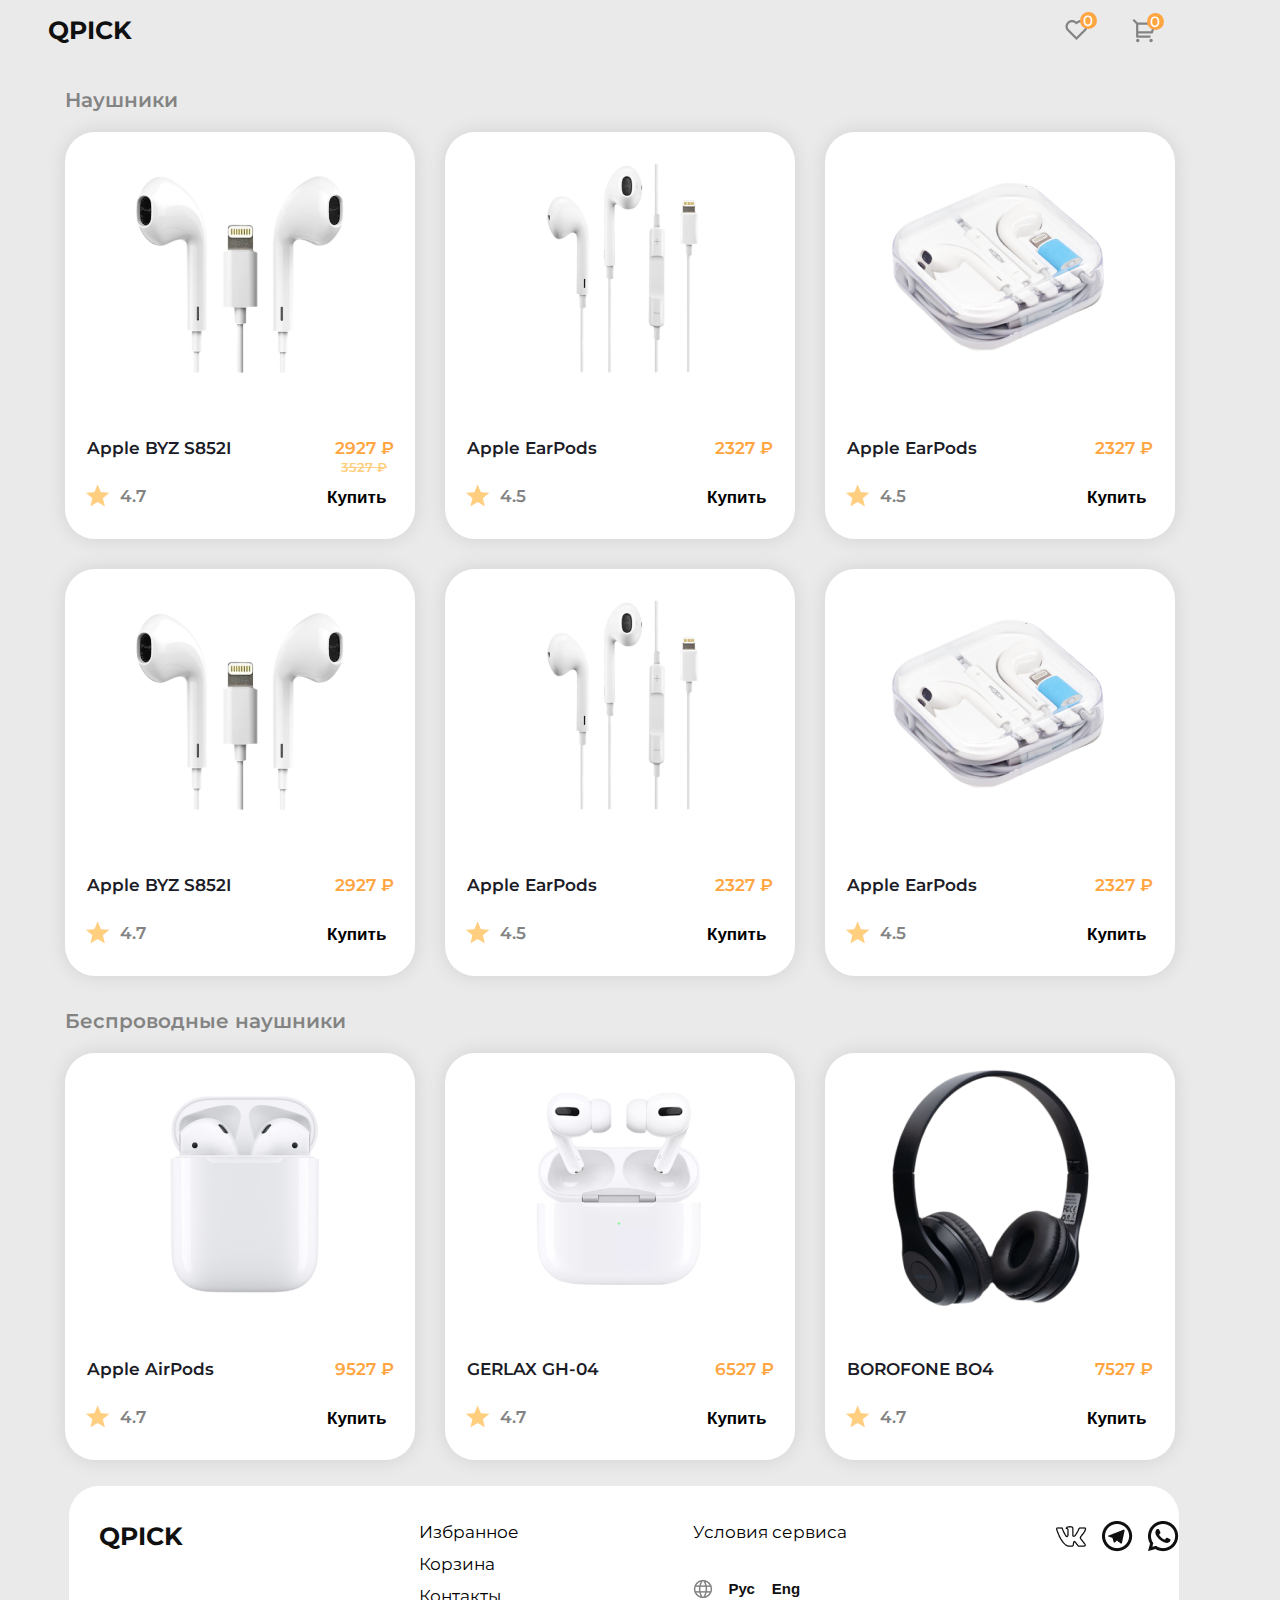
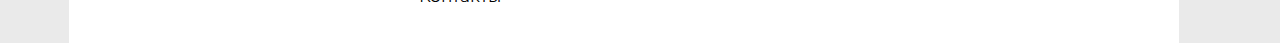
<file: index.html>
<!DOCTYPE html>
<html lang="en">
<head>
    <meta charset="UTF-8">
    <meta http-equiv="X-UA-Compatible" content="IE=edge">
    <meta name="viewport" content="width=device-width, initial-scale=1.0">
    <link rel="stylesheet" href="./src/css/styles.css">
    <title>Магазин наушников</title>
</head>
<body>
    <!-- header -->
    <header class="header">
        <section class="header__container">
            <a href="./index.html" class="header__logo-link logo-link">
                <span class="header__title">QPICK</span>
            </a>
            <div class="header__order-block">
                <a class="header__liked" href="./index.html">
                    <img src="./src/img/header/liked.svg" alt="Liked">
                    <div class="header__liked-count">0</div>
                </a>
                <a class="header__basket" href="./basket.html">
                    
                    <img src="./src/img/header/basket.svg" alt="Basket">
                    <div class="header__basket-count" data-counter>0</div>
                </a>
            </div>
        </section>
    </header>
    <!-- header -->

    <!-- headphones -->
    <section class="headphones">
        <div class="headphones__container">
            <h1 class="headphones__title">Наушники</h1>
            <div class="headphones__product-cards" id="headphones">
                <!--------------------Script---------------------->
            </div>
        </div>
    </section>
    <!-- headphones -->

    <!-- headphones-wireless -->
    <section class="headphones-wrls">
        <div class="headphones-wrls__container">
            <h1 class="headphones-wrls__title">Беспроводные наушники</h1>
            <div class="headphones-wrls__product-cards" id="headphonesWrls">
                <!--------------------Script---------------------->
            </div>
        </div>
    </section>
    <!-- headphones-wireless -->

    <!-- footer -->
    <footer class="footer">
        <section class="footer__container">
            <a class="footer__logo-link logo-link" href="./index.html">
                <span class="footer__title">QPICK</span>
            </a>
            <nav class="footer__links-block">
                <a href="./index.html" class="footer__link">Избранное</a>
                <a href="./index.html" class="footer__link">Корзина</a>
                <a href="./index.html" class="footer__link">Контакты</a>
                <a href="./index.html" class="footer__link">Условия сервиса</a>
                <div class="footer__language-change">
                    <img class="footer__language-icon" src="./src/img/icons/earth.png" alt="Star" >
                    <button class="footer__language">Рус</button>
                    <button class="footer__language">Eng</button>
                </div>
            </nav>
            <div class="footer__social-block">
                <a class="footer__social-link" href="https://vk.com/"><img src="./src/img/icons/VK.png" alt="VK"></a>
                <a class="footer__social-link" href="https://t.me/xTheHeatx"><img src="./src/img/icons/Telegram.png" alt="Telegram"></a>
                <a class="footer__social-link" href="https://wa.me/79960509795"><img src="./src/img/icons/Whatsapp.png" alt="WatsApp"></a>
            </div>
        </section>
    </footer>
    <!-- footer -->
    <script type="text/javascript" src="./js/renderHeadphones.js"></script>
    <script type="text/javascript" src="./js/renderHeadphonesWrls.js"></script>
    <script type="text/javascript" src="./js/iconCounter.js"></script>
</body>
</html>
</file>
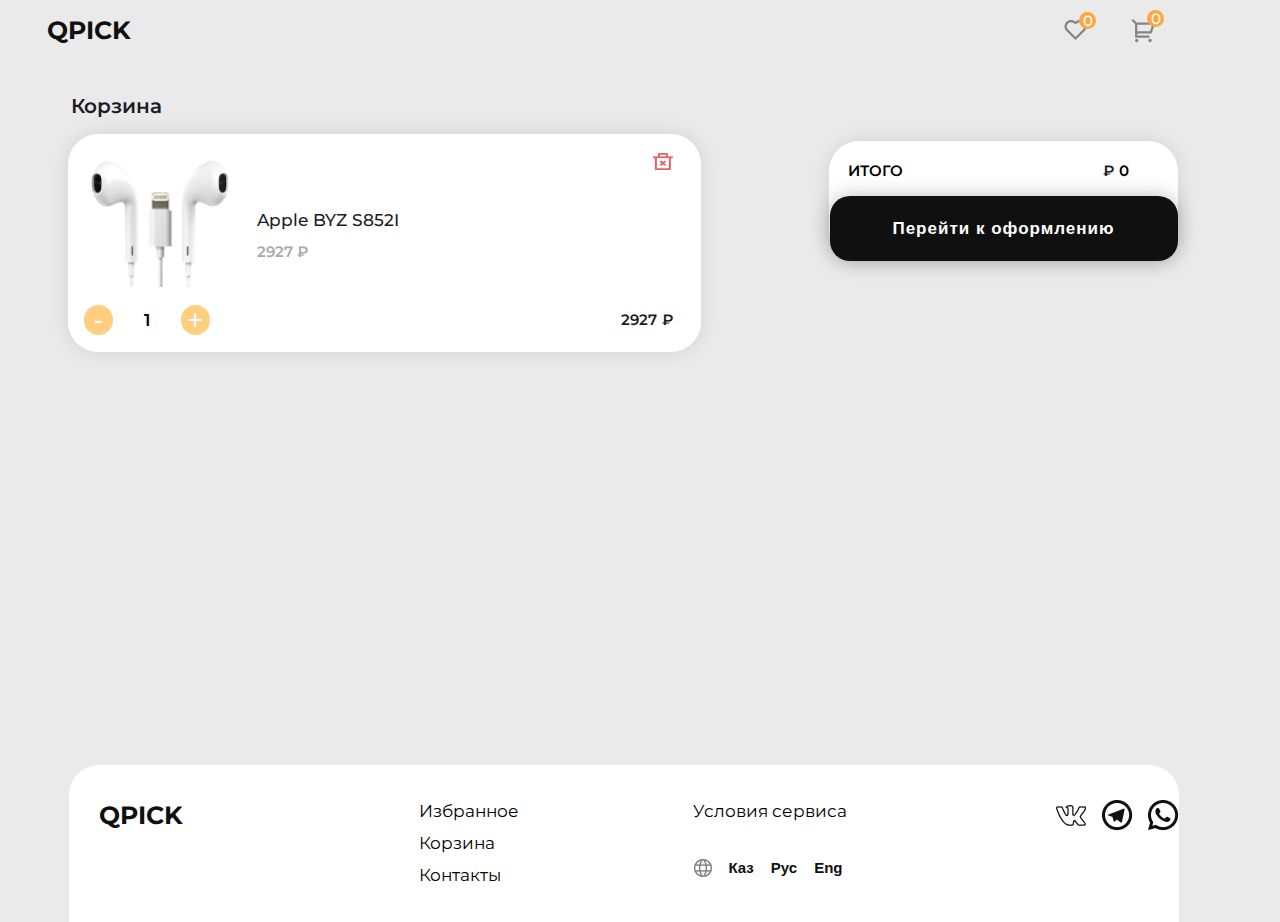
<file: basket.html>
<!DOCTYPE html>
<html lang="en">
<head>
    <meta charset="UTF-8">
    <meta http-equiv="X-UA-Compatible" content="IE=edge">
    <meta name="viewport" content="width=device-width, initial-scale=1.0">
    <link rel="stylesheet" href="./src/css/styles.css">
    <title>Корзина</title>
</head>
<body>

    <!-- header -->
    <header class="header">
        <section class="header__container">
            <a href="./index.html" class="header__logo-link logo-link">
                <span class="header__title">QPICK</span>
            </a>
            <div class="header__order-block">
                <a class="header__liked" href="./index.html">
                    <img src="./src/img/header/liked.svg" alt="Liked">
                    <div class="header__liked-count">0</div>
                </a>
                <a class="header__basket" href="./basket.html">
                    <img src="./src/img/header/basket.svg" alt="Basket">
                    <div class="header__liked-count">0</div>
                </a>
            </div>
        </section>
    </header>
    <!-- header -->

    <!-- basket -->
    <section class="basket">
        <div class="basket__container">
            <h1 class="basket__title">Корзина</h1>
            <div class="basket__order-block">
                <div class="basket__order-cards">

                <!-- order-card -->
                    <div class="order-card">
                        <div class="order-card__property-block">
                            <img class="order-card__img" src="./src/img/products/Apple BYZ S852I small.png" alt="Product">
                            <div class="order-card__property">
                                <div class="order-card__tile">Apple BYZ S852I</div>
                                <div class="order-card__price">2927 <span>₽</span></div>
                            </div>
                            <img src="./src/img/icons/delete.png" alt="Delete" class="order-card__delete-icon">
                        </div>
                        <div class="order-card__buttons-summ">
                            <button class="order-card__button" data-action="minus">-</button>
                            <span class="order-card__count" data-counter>1</span>
                            <button class="order-card__button" data-action="plus">+</button>
                            <div class="order-card__summ">2927</div>
                            <span class="order-card__value"> ₽</span>
                        </div>
                    </div>
                <!-- order-card -->
                
                </div>
                <div class="total">
                    <div class="total__price-block">
                        <h1 class="total__title">ИТОГО</h1>
                        <span class="total__value"> ₽</span>
                        <span class="total__price">0</span>
                        
                    </div>
                    <button class="total__order-button">Перейти к оформлению</button>
                </div>
            </div>
        </div>
    </section>
    <!-- basket -->

    <!-- footer -->
    <footer class="footer">
        <section class="footer__container">
            <a class="footer__logo-link logo-link" href="./index.html">
                <span class="footer__title">QPICK</span>
            </a>
            <nav class="footer__links-block">
                <a href="./index.html" class="footer__link">Избранное</a>
                <a href="./index.html" class="footer__link">Корзина</a>
                <a href="./index.html" class="footer__link">Контакты</a>
                <a href="./index.html" class="footer__link">Условия сервиса</a>
                <div class="footer__language-change">
                    <img class="footer__language-icon" src="./src/img/icons/earth.png" alt="Star" >
                    <button class="footer__language">Каз</button>
                    <button class="footer__language">Рус</button>
                    <button class="footer__language">Eng</button>
                </div>
            </nav>
            <div class="footer__social-block">
                <a class="footer__social-link" href="https://vk.com/"><img src="./src/img/icons/VK.png" alt="VK"></a>
                <a class="footer__social-link" href="https://t.me/xTheHeatx"><img src="./src/img/icons/Telegram.png" alt="Telegram"></a>
                <a class="footer__social-link" href="https://wa.me/79960509795"><img src="./src/img/icons/Whatsapp.png" alt="WatsApp"></a>
            </div>
        </section>
    </footer>
    <!-- footer -->
    <script type="text/javascript" src="./js/total.js"></script>
    <script type="text/javascript" src="./js/counter.js"></script>
    
</body>
</html>
</file>
<file: src/css/styles.css>
@import url("https://fonts.googleapis.com/css2?family=Montserrat&display=swap");
* {
  box-sizing: border-box;
  margin: 0;
  padding: 0;
}

html {
  font-size: 10px;
  line-height: 10px;
  font-family: "Montserrat";
  font-style: normal;
}

body {
  display: flex;
  flex-direction: column;
  align-items: center;
  background: #EAEAEA;
}

.logo-link {
  font-weight: 700;
  font-size: 2.5rem;
  line-height: 3rem;
  text-decoration: none;
  color: #101010;
}
.logo-link:hover {
  text-decoration: none;
}

ins {
  text-decoration: none;
}

.header {
  display: flex;
  align-items: center;
  margin-bottom: 28px;
}
.header__container {
  margin-right: 69px;
  display: flex;
  align-items: center;
}
.header__order-block {
  display: flex;
  align-items: center;
}
.header__logo-link {
  margin: 15px 933px 15px 0;
}
.header__liked {
  display: flex;
  flex-direction: row;
  text-decoration: none;
  margin-right: 35px;
}
.header__liked-count {
  margin: -8px 0 0 -8px;
  width: 17px;
  height: 17px;
  border: none;
  border-radius: 10px;
  background: #FFA542;
  font-weight: 500;
  font-size: 1.5rem;
  line-height: 1.8rem;
  text-align: center;
  color: #FFFFFF;
}
.header__basket {
  display: flex;
  flex-direction: row;
  text-decoration: none;
}
.header__basket-count {
  margin: -5px 0 0 -9px;
  width: 17px;
  height: 17px;
  border: none;
  border-radius: 10px;
  background: #FFA542;
  font-weight: 500;
  font-size: 1.5rem;
  line-height: 1.8rem;
  text-align: center;
  color: #FFFFFF;
}

.headphones__container {
  display: flex;
  flex-direction: column;
}
.headphones__title {
  font-weight: 600;
  font-size: 2rem;
  line-height: 2.4rem;
  color: #838383;
}
.headphones__product-cards {
  max-width: 1150px;
  display: flex;
  flex-direction: row;
  flex-wrap: wrap;
  margin: 0 0 23px 0;
}

.headphones-wrls__container {
  display: flex;
  flex-direction: column;
}
.headphones-wrls__title {
  font-weight: 600;
  font-size: 2rem;
  line-height: 2.4rem;
  color: #838383;
  margin: 0 10px 0 0;
}
.headphones-wrls__product-cards {
  margin: 0 10px 10px 0;
  max-width: 1150px;
  display: flex;
  flex-direction: row;
  flex-wrap: wrap;
}

.footer {
  display: flex;
  align-items: center;
  padding: 20px 148px 0 115px;
  height: 149px;
}
.footer__container {
  display: flex;
  flex-direction: row;
  width: 1110px;
  background: #FFFFFF;
  border-radius: 30px 30px 0px 0px;
}
.footer__logo-link {
  margin: 35px 233px 90px 30px;
}
.footer__links-block {
  display: flex;
  flex-direction: column;
  flex-wrap: wrap;
  margin: 36px 153px 0 3px;
  max-height: 100px;
}
.footer__link {
  font-weight: 400;
  font-size: 1.7rem;
  line-height: 2.1rem;
  text-decoration: none;
  color: #000000;
  margin: 0 174px 11px 0;
}
.footer__link:hover {
  text-decoration: underline;
}
.footer__language-change {
  display: flex;
  flex-direction: row;
  align-items: center;
  margin-top: 25px;
}
.footer__language-icon {
  margin-right: 16px;
}
.footer__language {
  font-weight: 700;
  font-size: 1.5rem;
  line-height: 1.8rem;
  color: #101010;
  margin-right: 17px;
  cursor: pointer;
  border: none;
  background: transparent;
}
.footer__language:hover {
  color: #FFA542;
}
.footer__social-block {
  margin: 35px 0 89px 135px;
  display: flex;
  align-items: center;
}
.footer__social-link:not(:last-child) {
  margin-right: 15px;
}

.basket {
  padding: 0px 165px 0 92px;
}
.basket__container {
  display: flex;
  flex-direction: column;
}
.basket__title {
  font-weight: 600;
  font-size: 2rem;
  line-height: 2.4rem;
  color: #1C1C27;
  margin: 6px 0 3px 46px;
}
.basket__order-block {
  display: flex;
  flex-direction: row;
  margin-top: 13px;
}
.basket__order-cards {
  display: flex;
  flex-direction: column;
  margin: 0 0 377px 43px;
}

.product-card {
  background: #FFFFFF;
  box-shadow: 0px 0px 20px rgba(0, 0, 0, 0.1);
  border-radius: 30px;
  height: 407px;
  width: 350px;
  margin: 20px 30px 10px 0;
}
.product-card__img-container {
  display: flex;
  align-items: center;
  width: 219px;
  height: 237px;
  -o-object-fit: scale-down;
     object-fit: scale-down;
  margin: 16px 65px 0 65px;
}
.product-card__property {
  display: flex;
  flex-direction: row;
  margin: 53px 18px 27px 20px;
}
.product-card__name-rate {
  display: flex;
  flex-direction: column;
}
.product-card__product-name {
  width: 148px;
  margin: 0 0px 25px 2px;
  font-weight: 600;
  font-size: 1.7rem;
  line-height: 2.1rem;
  color: #1C1C27;
}
.product-card__rate-block {
  display: flex;
  flex-direction: row;
}
.product-card__rate-icon {
  margin-right: 10px;
}
.product-card__rate-count {
  font-weight: 600;
  font-size: 1.7rem;
  line-height: 2.1rem;
  color: #838383;
  margin-top: 2px;
}
.product-card__price-buy {
  margin-left: 92px;
  height: 65px;
  display: flex;
  flex-direction: column;
  text-align: center;
}
.product-card__prices {
  display: flex;
  flex-direction: column;
  height: 37px;
  margin-bottom: 12px;
}
.product-card__price {
  font-weight: 600;
  font-size: 1.7rem;
  line-height: 2.1rem;
  color: #FFA542;
  margin-bottom: 0.2px;
}
.product-card__old-price {
  font-weight: 600;
  font-size: 1.3rem;
  line-height: 1.6rem;
  -webkit-text-decoration-line: line-through;
          text-decoration-line: line-through;
  color: #FFCE7F;
  margin-bottom: 16px;
}
.product-card__buy-button {
  cursor: pointer;
  border: none;
  background: transparent;
  font-weight: 600;
  font-size: 1.7rem;
  line-height: 2.1rem;
  color: #000000;
  margin-right: 15px;
}

.order-card {
  background: #FFFFFF;
  box-shadow: 0px 0px 20px rgba(0, 0, 0, 0.1);
  border-radius: 30px;
  width: 633px;
  height: 218px;
  margin: 0 128px 30px 0;
  display: flex;
  flex-direction: column;
}
.order-card__property-block {
  height: 136px;
  display: flex;
  flex-direction: row;
  margin: 18px 28px 17px 19px;
}
.order-card__img {
  width: 146.53px;
  height: 136px;
  margin-right: 23px;
  -o-object-fit: scale-down;
     object-fit: scale-down;
}
.order-card__property {
  margin: 58px 0 0 0;
  width: 396px;
}
.order-card__tile {
  font-weight: 500;
  font-size: 1.7rem;
  line-height: 2.1rem;
  color: #1C1C27;
  margin-bottom: 12px;
}
.order-card__price {
  font-weight: 600;
  font-size: 1.5rem;
  line-height: 1.8rem;
  color: #AAAAAA;
}
.order-card__delete-icon {
  -o-object-fit: none;
     object-fit: none;
  margin-bottom: 118px;
}
.order-card__buttons-summ {
  display: flex;
  flex-direction: row;
  align-items: center;
  margin: 0 28px 17px 16px;
}
.order-card__button {
  width: 30px;
  height: 30px;
  cursor: pointer;
  border: none;
  border-radius: 30px;
  background: #FFCE7F;
  font-weight: 400;
  font-size: 2.7rem;
  color: #FFFFFF;
}
.order-card__count {
  margin: 0 24px 0 24px;
  width: 20px;
  font-weight: 600;
  font-size: 1.7rem;
  line-height: 2.1rem;
  text-align: center;
}
.order-card__summ {
  width: 100px;
  margin-left: 350px;
  font-weight: 600;
  font-size: 1.5rem;
  line-height: 1.8rem;
  text-align: right;
  color: #1C1C27;
}
.order-card__value {
  margin-left: 5px;
  font-weight: 600;
  font-size: 1.5rem;
  line-height: 1.8rem;
  text-align: right;
  color: #1C1C27;
}

.total {
  display: flex;
  flex-direction: column;
  align-items: center;
  width: 349px;
  height: 120px;
  background: #FFFFFF;
  box-shadow: 0px 0px 20px rgba(0, 0, 0, 0.1);
  border-radius: 30px;
  margin: 7px 4px 0 0px;
}
.total__price-block {
  width: 311px;
  margin: 21px 17px 0 17px;
  display: flex;
  align-items: center;
  flex-direction: row;
  font-weight: 600;
  font-size: 1.5rem;
  line-height: 1.8rem;
  color: #000000;
}
.total__title {
  font-weight: 600;
  font-size: 1.5rem;
  line-height: 1.8rem;
  color: #000000;
  margin-right: 200px;
}
.total__order-button {
  margin-top: 16px;
  width: 348px;
  height: 65px;
  cursor: pointer;
  border: none;
  border-radius: 20px;
  box-shadow: 0px 0px 20px rgba(0, 0, 0, 0.25);
  background: #101010;
  font-weight: 600;
  font-size: 1.7rem;
  line-height: 2.1rem;
  color: #FFFFFF;
  text-align: center;
  letter-spacing: 1px;
}
.total__value {
  margin-right: 5px;
  font-weight: 600;
  font-size: 1.5rem;
  line-height: 1.8rem;
  text-align: right;
  color: #1C1C27;
}/*# sourceMappingURL=styles.css.map */
</file>
